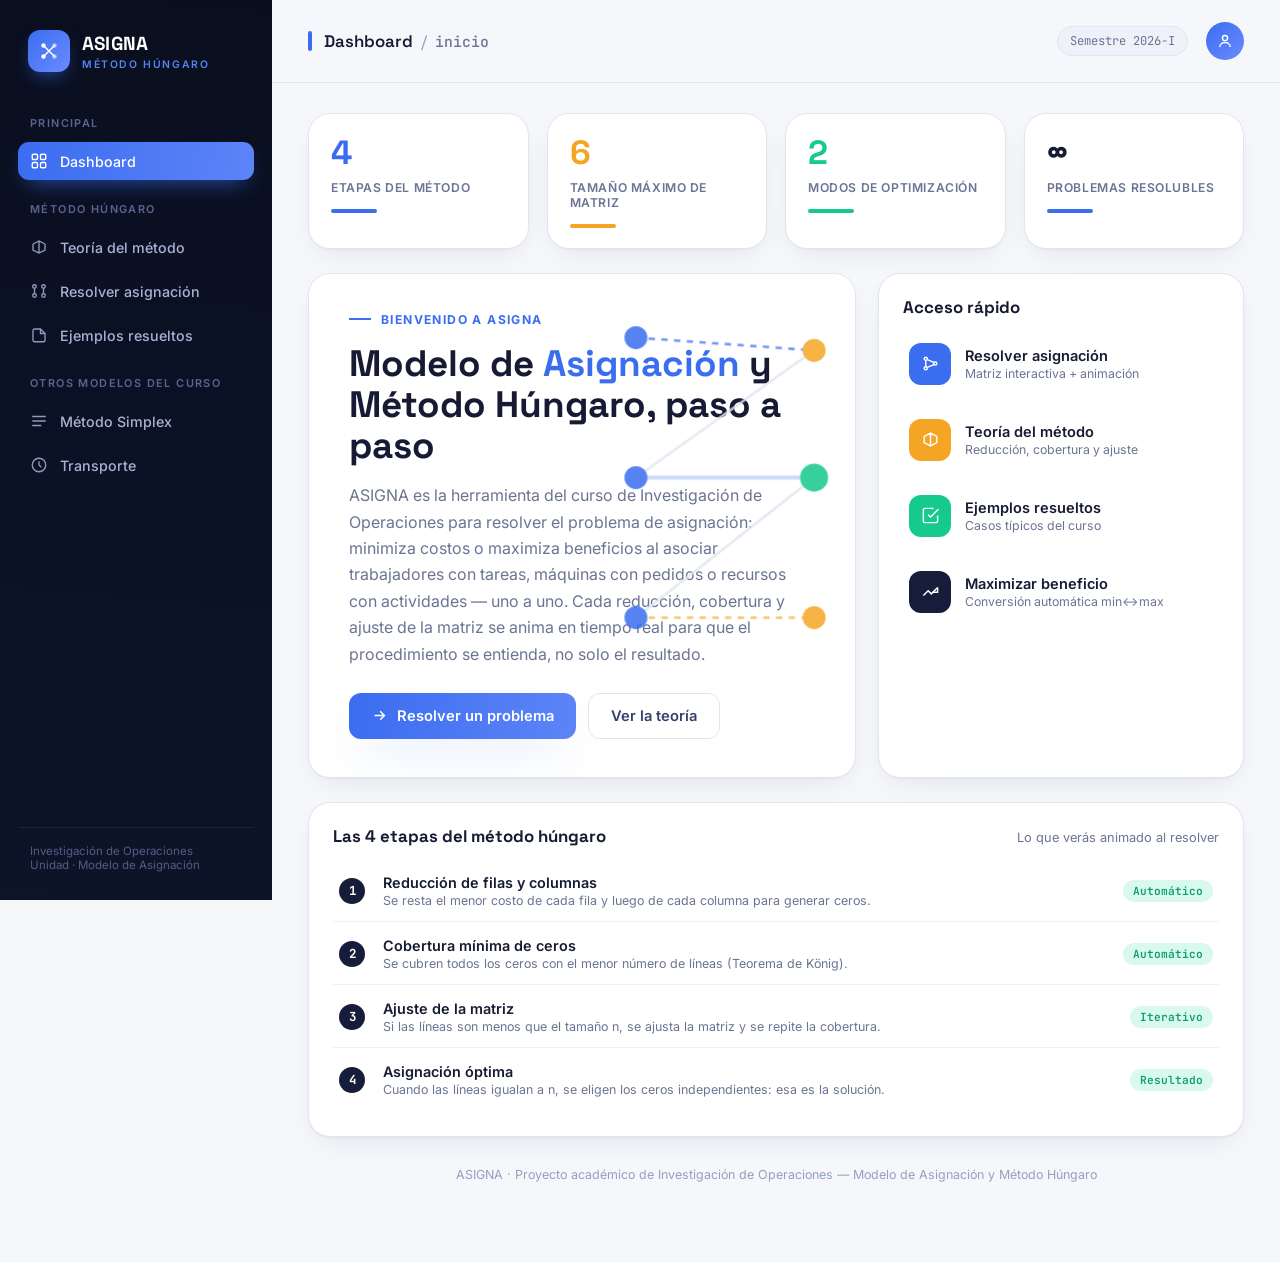
<file: index.html>
<!DOCTYPE html>
<html lang="es">
<head>
<meta charset="UTF-8">
<meta name="viewport" content="width=device-width, initial-scale=1.0">
<title>ASIGNA · Modelo de Asignación y Método Húngaro</title>
<link rel="stylesheet" href="css/style.css">
</head>
<body>
<div class="app-shell">

  <!-- ======================= SIDEBAR ======================= -->
  <aside class="sidebar">
    <div class="brand">
      <div class="brand-mark">
        <svg viewBox="0 0 24 24" fill="none" xmlns="http://www.w3.org/2000/svg">
          <circle cx="6" cy="6" r="2.4" fill="#fff"/>
          <circle cx="6" cy="18" r="2.4" fill="#fff"/>
          <circle cx="18" cy="6" r="2.4" fill="#fff" opacity=".55"/>
          <circle cx="18" cy="18" r="2.4" fill="#fff" opacity=".55"/>
          <path d="M6 6L18 18M6 18L18 6" stroke="#fff" stroke-width="1.6" stroke-linecap="round"/>
        </svg>
      </div>
      <div class="brand-text">
        <h1>ASIGNA</h1>
        <span>MÉTODO HÚNGARO</span>
      </div>
    </div>

    <div class="nav-label">Principal</div>
    <a class="nav-item active" href="index.html">
      <svg viewBox="0 0 24 24" fill="none" stroke="currentColor" stroke-width="1.8"><rect x="3" y="3" width="7" height="7" rx="1.5"/><rect x="14" y="3" width="7" height="7" rx="1.5"/><rect x="3" y="14" width="7" height="7" rx="1.5"/><rect x="14" y="14" width="7" height="7" rx="1.5"/></svg>
      Dashboard
    </a>

    <div class="nav-label">Método húngaro</div>
    <a class="nav-item" href="teoria.html">
      <svg viewBox="0 0 24 24" fill="none" stroke="currentColor" stroke-width="1.8"><path d="M12 4v16M4 8l8-4 8 4M4 8v8l8 4 8-4V8"/></svg>
      Teoría del método
    </a>
    <a class="nav-item" href="resolver.html">
      <svg viewBox="0 0 24 24" fill="none" stroke="currentColor" stroke-width="1.8"><circle cx="6" cy="6" r="2.4"/><circle cx="6" cy="18" r="2.4"/><circle cx="18" cy="6" r="2.4"/><circle cx="18" cy="18" r="2.4"/><path d="M6 8.4V15.6M18 8.4V15.6"/></svg>
      Resolver asignación
    </a>
    <a class="nav-item" href="resolver.html#ejemplos">
      <svg viewBox="0 0 24 24" fill="none" stroke="currentColor" stroke-width="1.8"><path d="M4 19V6a2 2 0 0 1 2-2h8l6 6v9a2 2 0 0 1-2 2H6a2 2 0 0 1-2-2Z"/><path d="M14 4v6h6"/></svg>
      Ejemplos resueltos
    </a>

    <div class="nav-label">Otros modelos del curso</div>
    <a class="nav-item" href="#">
      <svg viewBox="0 0 24 24" fill="none" stroke="currentColor" stroke-width="1.8"><path d="M3 6h18M3 12h18M3 18h12"/></svg>
      Método Simplex
    </a>
    <a class="nav-item" href="#">
      <svg viewBox="0 0 24 24" fill="none" stroke="currentColor" stroke-width="1.8"><circle cx="12" cy="12" r="9"/><path d="M12 7v5l3 3"/></svg>
      Transporte
    </a>

    <div class="sidebar-foot">Investigación de Operaciones<br>Unidad · Modelo de Asignación</div>
  </aside>

  <!-- ======================= MAIN ======================= -->
  <div>
    <header class="topbar">
      <div class="breadcrumb">
        <span class="breadcrumb-bar"></span>
        Dashboard <span class="sep">/</span> <span class="crumb-light">inicio</span>
      </div>
      <div class="topbar-right">
        <span class="pill">Semestre 2026‑I</span>
        <div class="avatar">
          <svg viewBox="0 0 24 24" fill="none" stroke="#fff" stroke-width="1.8"><circle cx="12" cy="8" r="3.4"/><path d="M5 20c0-3.6 3.1-6 7-6s7 2.4 7 6"/></svg>
        </div>
      </div>
    </header>

    <main class="content">

      <!-- Stats -->
      <section class="stat-grid">
        <div class="card stat-card blue">
          <div class="stat-num" data-count="4">0</div>
          <div class="stat-label">Etapas del método</div>
          <div class="stat-bar"></div>
        </div>
        <div class="card stat-card amber">
          <div class="stat-num" data-count="6">0</div>
          <div class="stat-label">Tamaño máximo de matriz</div>
          <div class="stat-bar"></div>
        </div>
        <div class="card stat-card emerald">
          <div class="stat-num" data-count="2">0</div>
          <div class="stat-label">Modos de optimización</div>
          <div class="stat-bar"></div>
        </div>
        <div class="card stat-card">
          <div class="stat-num">∞</div>
          <div class="stat-label">Problemas resolubles</div>
          <div class="stat-bar"></div>
        </div>
      </section>

      <!-- Hero + quick access -->
      <section class="hero-grid">
        <div class="card hero-card">
          <div class="hero-eyebrow"><span class="dash"></span>BIENVENIDO A ASIGNA</div>
          <h2>Modelo de <span class="accent">Asignación</span> y Método Húngaro, paso a paso</h2>
          <p>ASIGNA es la herramienta del curso de Investigación de Operaciones para resolver el problema de asignación: minimiza costos o maximiza beneficios al asociar trabajadores con tareas, máquinas con pedidos o recursos con actividades — uno a uno. Cada reducción, cobertura y ajuste de la matriz se anima en tiempo real para que el procedimiento se entienda, no solo el resultado.</p>
          <div class="hero-actions">
            <a class="btn btn-primary" href="resolver.html">
              <svg viewBox="0 0 24 24" fill="none" stroke="currentColor" stroke-width="2"><path d="M5 12h14M13 6l6 6-6 6"/></svg>
              Resolver un problema
            </a>
            <a class="btn btn-ghost" href="teoria.html">Ver la teoría</a>
          </div>

          <svg class="hero-graph" viewBox="0 0 220 320" xmlns="http://www.w3.org/2000/svg">
            <g opacity="0.9">
              <line x1="40" y1="50"  x2="180" y2="60"  stroke="#3b6df0" stroke-width="2" stroke-dasharray="5 5"><animate attributeName="opacity" values="0.2;1;0.2" dur="3s" repeatCount="indefinite"/></line>
              <line x1="40" y1="160" x2="180" y2="60"  stroke="#e1e5f0" stroke-width="2"/>
              <line x1="40" y1="160" x2="180" y2="160" stroke="#3b6df0" stroke-width="3"><animate attributeName="opacity" values="1;0.3;1" dur="2.4s" repeatCount="indefinite"/></line>
              <line x1="40" y1="270" x2="180" y2="270" stroke="#f5a524" stroke-width="2" stroke-dasharray="5 5"><animate attributeName="opacity" values="0.2;1;0.2" dur="3.4s" repeatCount="indefinite"/></line>
              <line x1="40" y1="270" x2="180" y2="160" stroke="#e1e5f0" stroke-width="2"/>
              <circle cx="40" cy="50" r="9" fill="#3b6df0"/>
              <circle cx="40" cy="160" r="9" fill="#3b6df0"/>
              <circle cx="40" cy="270" r="9" fill="#3b6df0"/>
              <circle cx="180" cy="60" r="9" fill="#f5a524"/>
              <circle cx="180" cy="160" r="9" fill="#16c98d"><animate attributeName="r" values="9;11;9" dur="2.4s" repeatCount="indefinite"/></circle>
              <circle cx="180" cy="270" r="9" fill="#f5a524"/>
            </g>
          </svg>
        </div>

        <div class="card">
          <div class="panel-head"><h3>Acceso rápido</h3></div>
          <div style="padding: 6px 14px 16px; display:flex; flex-direction:column; gap:4px;">
            <a class="quick-card" href="resolver.html">
              <div class="quick-icon" style="background:var(--blue-600)">
                <svg viewBox="0 0 24 24" fill="none" stroke="#fff" stroke-width="1.8"><circle cx="6" cy="6" r="2"/><circle cx="6" cy="18" r="2"/><circle cx="18" cy="12" r="2"/><path d="M6 8v8M8 7l9 4M8 17l9-4"/></svg>
              </div>
              <div>
                <div class="quick-title">Resolver asignación</div>
                <div class="quick-sub">Matriz interactiva + animación</div>
              </div>
            </a>
            <a class="quick-card" href="teoria.html">
              <div class="quick-icon" style="background:var(--amber-500)">
                <svg viewBox="0 0 24 24" fill="none" stroke="#fff" stroke-width="1.8"><path d="M12 4v16M4 8l8-4 8 4M4 8v8l8 4 8-4V8"/></svg>
              </div>
              <div>
                <div class="quick-title">Teoría del método</div>
                <div class="quick-sub">Reducción, cobertura y ajuste</div>
              </div>
            </a>
            <a class="quick-card" href="resolver.html#ejemplos">
              <div class="quick-icon" style="background:var(--emerald-500)">
                <svg viewBox="0 0 24 24" fill="none" stroke="#fff" stroke-width="1.8"><path d="M9 11l3 3L22 4"/><path d="M21 12v7a2 2 0 0 1-2 2H5a2 2 0 0 1-2-2V5a2 2 0 0 1 2-2h11"/></svg>
              </div>
              <div>
                <div class="quick-title">Ejemplos resueltos</div>
                <div class="quick-sub">Casos típicos del curso</div>
              </div>
            </a>
            <a class="quick-card" href="resolver.html">
              <div class="quick-icon" style="background:var(--navy-800)">
                <svg viewBox="0 0 24 24" fill="none" stroke="#fff" stroke-width="1.8"><path d="M3 17l6-6 4 4 8-8"/><path d="M21 7v6h-6"/></svg>
              </div>
              <div>
                <div class="quick-title">Maximizar beneficio</div>
                <div class="quick-sub">Conversión automática min↔max</div>
              </div>
            </a>
          </div>
        </div>
      </section>

      <!-- Steps overview -->
      <section class="card">
        <div class="panel-head">
          <h3>Las 4 etapas del método húngaro</h3>
          <span class="sub">Lo que verás animado al resolver</span>
        </div>
        <div class="steps-list">
          <div class="step-row">
            <div class="step-num">1</div>
            <div>
              <div class="step-title">Reducción de filas y columnas</div>
              <div class="step-desc">Se resta el menor costo de cada fila y luego de cada columna para generar ceros.</div>
            </div>
            <span class="step-tag">Automático</span>
          </div>
          <div class="step-row">
            <div class="step-num">2</div>
            <div>
              <div class="step-title">Cobertura mínima de ceros</div>
              <div class="step-desc">Se cubren todos los ceros con el menor número de líneas (Teorema de König).</div>
            </div>
            <span class="step-tag">Automático</span>
          </div>
          <div class="step-row">
            <div class="step-num">3</div>
            <div>
              <div class="step-title">Ajuste de la matriz</div>
              <div class="step-desc">Si las líneas son menos que el tamaño n, se ajusta la matriz y se repite la cobertura.</div>
            </div>
            <span class="step-tag">Iterativo</span>
          </div>
          <div class="step-row">
            <div class="step-num">4</div>
            <div>
              <div class="step-title">Asignación óptima</div>
              <div class="step-desc">Cuando las líneas igualan a n, se eligen los ceros independientes: esa es la solución.</div>
            </div>
            <span class="step-tag">Resultado</span>
          </div>
        </div>
      </section>

      <footer class="page-foot">ASIGNA · Proyecto académico de Investigación de Operaciones — Modelo de Asignación y Método Húngaro</footer>
    </main>
  </div>
</div>

<script src="js/app.js"></script>
</body>
</html>
</file>
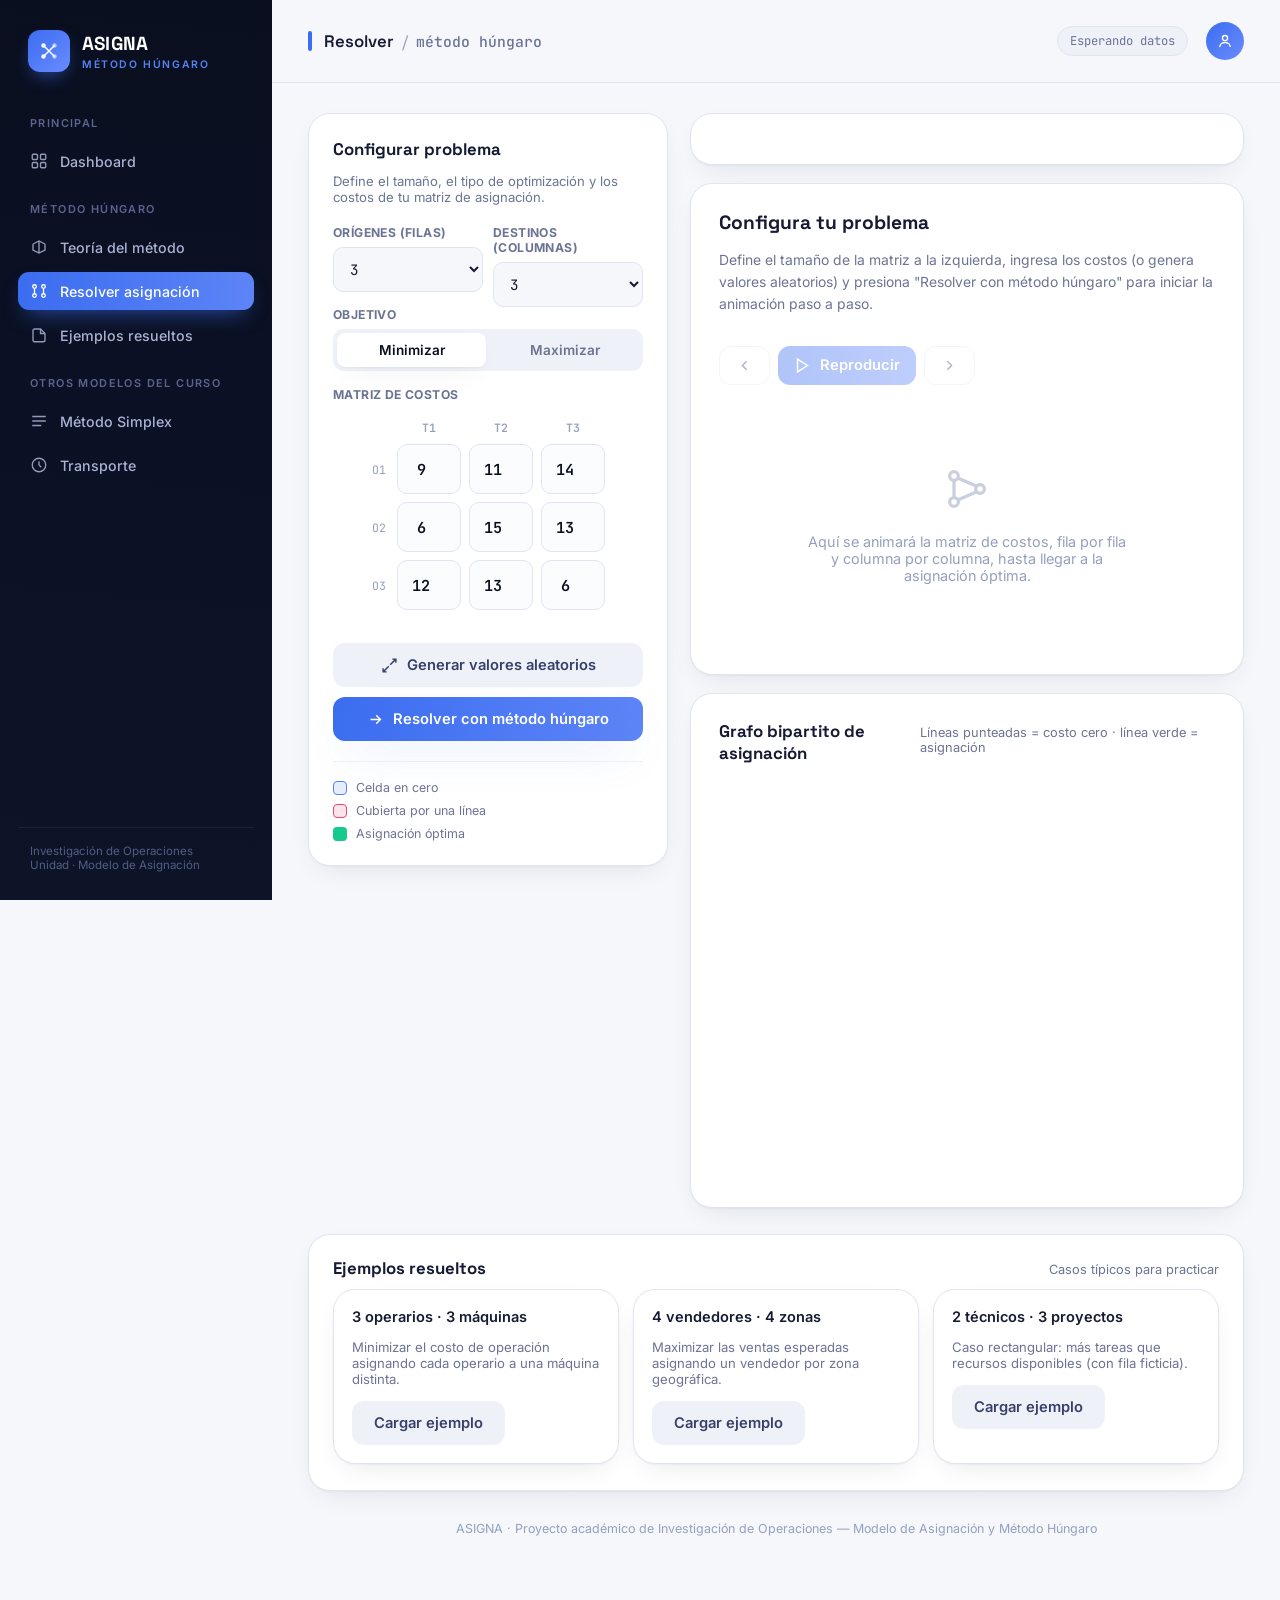
<file: resolver.html>
<!DOCTYPE html>
<html lang="es">
<head>
<meta charset="UTF-8">
<meta name="viewport" content="width=device-width, initial-scale=1.0">
<title>Resolver · ASIGNA</title>
<link rel="stylesheet" href="css/style.css">
</head>
<body>
<div class="app-shell">

  <!-- ======================= SIDEBAR ======================= -->
  <aside class="sidebar">
    <div class="brand">
      <div class="brand-mark">
        <svg viewBox="0 0 24 24" fill="none" xmlns="http://www.w3.org/2000/svg">
          <circle cx="6" cy="6" r="2.4" fill="#fff"/><circle cx="6" cy="18" r="2.4" fill="#fff"/>
          <circle cx="18" cy="6" r="2.4" fill="#fff" opacity=".55"/><circle cx="18" cy="18" r="2.4" fill="#fff" opacity=".55"/>
          <path d="M6 6L18 18M6 18L18 6" stroke="#fff" stroke-width="1.6" stroke-linecap="round"/>
        </svg>
      </div>
      <div class="brand-text"><h1>ASIGNA</h1><span>MÉTODO HÚNGARO</span></div>
    </div>

    <div class="nav-label">Principal</div>
    <a class="nav-item" href="index.html">
      <svg viewBox="0 0 24 24" fill="none" stroke="currentColor" stroke-width="1.8"><rect x="3" y="3" width="7" height="7" rx="1.5"/><rect x="14" y="3" width="7" height="7" rx="1.5"/><rect x="3" y="14" width="7" height="7" rx="1.5"/><rect x="14" y="14" width="7" height="7" rx="1.5"/></svg>
      Dashboard
    </a>

    <div class="nav-label">Método húngaro</div>
    <a class="nav-item" href="teoria.html">
      <svg viewBox="0 0 24 24" fill="none" stroke="currentColor" stroke-width="1.8"><path d="M12 4v16M4 8l8-4 8 4M4 8v8l8 4 8-4V8"/></svg>
      Teoría del método
    </a>
    <a class="nav-item active" href="resolver.html">
      <svg viewBox="0 0 24 24" fill="none" stroke="currentColor" stroke-width="1.8"><circle cx="6" cy="6" r="2.4"/><circle cx="6" cy="18" r="2.4"/><circle cx="18" cy="6" r="2.4"/><circle cx="18" cy="18" r="2.4"/><path d="M6 8.4V15.6M18 8.4V15.6"/></svg>
      Resolver asignación
    </a>
    <a class="nav-item" href="#ejemplos">
      <svg viewBox="0 0 24 24" fill="none" stroke="currentColor" stroke-width="1.8"><path d="M4 19V6a2 2 0 0 1 2-2h8l6 6v9a2 2 0 0 1-2 2H6a2 2 0 0 1-2-2Z"/><path d="M14 4v6h6"/></svg>
      Ejemplos resueltos
    </a>

    <div class="nav-label">Otros modelos del curso</div>
    <a class="nav-item" href="#"><svg viewBox="0 0 24 24" fill="none" stroke="currentColor" stroke-width="1.8"><path d="M3 6h18M3 12h18M3 18h12"/></svg>Método Simplex</a>
    <a class="nav-item" href="#"><svg viewBox="0 0 24 24" fill="none" stroke="currentColor" stroke-width="1.8"><circle cx="12" cy="12" r="9"/><path d="M12 7v5l3 3"/></svg>Transporte</a>

    <div class="sidebar-foot">Investigación de Operaciones<br>Unidad · Modelo de Asignación</div>
  </aside>

  <!-- ======================= MAIN ======================= -->
  <div>
    <header class="topbar">
      <div class="breadcrumb"><span class="breadcrumb-bar"></span>Resolver <span class="sep">/</span> <span class="crumb-light">método húngaro</span></div>
      <div class="topbar-right">
        <span class="pill" id="status-pill">Esperando datos</span>
        <div class="avatar"><svg viewBox="0 0 24 24" fill="none" stroke="#fff" stroke-width="1.8"><circle cx="12" cy="8" r="3.4"/><path d="M5 20c0-3.6 3.1-6 7-6s7 2.4 7 6"/></svg></div>
      </div>
    </header>

    <main class="content">
      <div class="solver-grid">

        <!-- ---------- CONFIG PANEL ---------- -->
        <aside class="card config-card">
          <h3>Configurar problema</h3>
          <p class="config-sub">Define el tamaño, el tipo de optimización y los costos de tu matriz de asignación.</p>

          <div class="field-row">
            <div class="field">
              <label for="rows-input">Orígenes (filas)</label>
              <select id="rows-input">
                <option value="2">2</option><option value="3" selected>3</option>
                <option value="4">4</option><option value="5">5</option><option value="6">6</option>
              </select>
            </div>
            <div class="field">
              <label for="cols-input">Destinos (columnas)</label>
              <select id="cols-input">
                <option value="2">2</option><option value="3" selected>3</option>
                <option value="4">4</option><option value="5">5</option><option value="6">6</option>
              </select>
            </div>
          </div>

          <div class="field">
            <label>Objetivo</label>
            <div class="mode-toggle">
              <button type="button" id="mode-min" class="active">Minimizar</button>
              <button type="button" id="mode-max">Maximizar</button>
            </div>
          </div>

          <div class="field">
            <label>Matriz de costos</label>
            <div class="matrix-wrap" id="matrix-input-wrap"></div>
          </div>

          <div class="config-actions">
            <button class="btn btn-soft" id="btn-random">
              <svg viewBox="0 0 24 24" fill="none" stroke="currentColor" stroke-width="2"><path d="M16 3h5v5M21 3l-8 8M8 21H3v-5M3 21l8-8"/></svg>
              Generar valores aleatorios
            </button>
            <button class="btn btn-primary" id="btn-solve">
              <svg viewBox="0 0 24 24" fill="none" stroke="currentColor" stroke-width="2"><path d="M5 12h14M13 6l6 6-6 6"/></svg>
              Resolver con método húngaro
            </button>
          </div>

          <div class="legend">
            <div class="legend-item"><span class="legend-swatch" style="background:var(--blue-100);border:1.5px solid var(--blue-500)"></span>Celda en cero</div>
            <div class="legend-item"><span class="legend-swatch" style="background:var(--rose-100);border:1.5px solid var(--rose-500)"></span>Cubierta por una línea</div>
            <div class="legend-item"><span class="legend-swatch" style="background:var(--emerald-500)"></span>Asignación óptima</div>
          </div>
        </aside>

        <!-- ---------- STAGE ---------- -->
        <section>
          <div class="card" style="padding: 18px 24px 6px; margin-bottom: 18px;">
            <div class="progress-track" id="progress-track"></div>
          </div>

          <div class="card stage-card">
            <div class="stage-head">
              <div>
                <h3 class="stage-title" id="stage-title">Configura tu problema</h3>
                <p class="stage-desc" id="stage-desc">Define el tamaño de la matriz a la izquierda, ingresa los costos (o genera valores aleatorios) y presiona "Resolver con método húngaro" para iniciar la animación paso a paso.</p>
              </div>
              <div class="stage-nav">
                <button class="btn btn-ghost" id="btn-prev" disabled>
                  <svg viewBox="0 0 24 24" fill="none" stroke="currentColor" stroke-width="2"><path d="M15 18l-6-6 6-6"/></svg>
                </button>
                <button class="btn btn-primary" id="btn-play" disabled>
                  <svg viewBox="0 0 24 24" fill="none" stroke="currentColor" stroke-width="2"><path d="M5 3l14 9-14 9V3z"/></svg>
                  Reproducir
                </button>
                <button class="btn btn-ghost" id="btn-next" disabled>
                  <svg viewBox="0 0 24 24" fill="none" stroke="currentColor" stroke-width="2"><path d="M9 18l6-6-6-6"/></svg>
                </button>
              </div>
            </div>

            <div id="stage-matrix">
              <div class="empty-state">
                <svg viewBox="0 0 24 24" fill="none" stroke="currentColor" stroke-width="1.5"><circle cx="6" cy="6" r="2"/><circle cx="6" cy="18" r="2"/><circle cx="18" cy="12" r="2"/><path d="M6 8v8M8 7l9 4M8 17l9-4"/></svg>
                <p>Aquí se animará la matriz de costos, fila por fila y columna por columna, hasta llegar a la asignación óptima.</p>
              </div>
            </div>
          </div>

          <div id="results-area" style="display:none; margin-top:18px;"></div>

          <div class="card graph-card" style="margin-top:18px;">
            <div class="panel-head" style="padding:0 0 14px"><h3>Grafo bipartito de asignación</h3><span class="sub">Líneas punteadas = costo cero · línea verde = asignación</span></div>
            <svg class="graph-svg" id="graph-svg" viewBox="0 0 320 260"></svg>
          </div>
        </section>
      </div>

      <!-- ---------- EJEMPLOS ---------- -->
      <section class="card" id="ejemplos" style="margin-top:26px; scroll-margin-top: 100px;">
        <div class="panel-head"><h3>Ejemplos resueltos</h3><span class="sub">Casos típicos para practicar</span></div>
        <div style="padding: 6px 24px 26px; display:grid; grid-template-columns:repeat(3,1fr); gap:14px;">

          <div class="card" style="padding:18px;">
            <div class="quick-title" style="margin-bottom:6px;">3 operarios · 3 máquinas</div>
            <p class="config-sub" style="margin-bottom:14px;">Minimizar el costo de operación asignando cada operario a una máquina distinta.</p>
            <button class="btn btn-soft example-btn" data-example="ops3">Cargar ejemplo</button>
          </div>

          <div class="card" style="padding:18px;">
            <div class="quick-title" style="margin-bottom:6px;">4 vendedores · 4 zonas</div>
            <p class="config-sub" style="margin-bottom:14px;">Maximizar las ventas esperadas asignando un vendedor por zona geográfica.</p>
            <button class="btn btn-soft example-btn" data-example="zonas4">Cargar ejemplo</button>
          </div>

          <div class="card" style="padding:18px;">
            <div class="quick-title" style="margin-bottom:6px;">2 técnicos · 3 proyectos</div>
            <p class="config-sub" style="margin-bottom:14px;">Caso rectangular: más tareas que recursos disponibles (con fila ficticia).</p>
            <button class="btn btn-soft example-btn" data-example="rect23">Cargar ejemplo</button>
          </div>

        </div>
      </section>

      <footer class="page-foot">ASIGNA · Proyecto académico de Investigación de Operaciones — Modelo de Asignación y Método Húngaro</footer>
    </main>
  </div>
</div>

<script src="js/app.js"></script>
<script src="js/hungarian.js"></script>
<script src="js/stepplayer.js"></script>
<script src="js/resolver.js"></script>
</body>
</html>
</file>
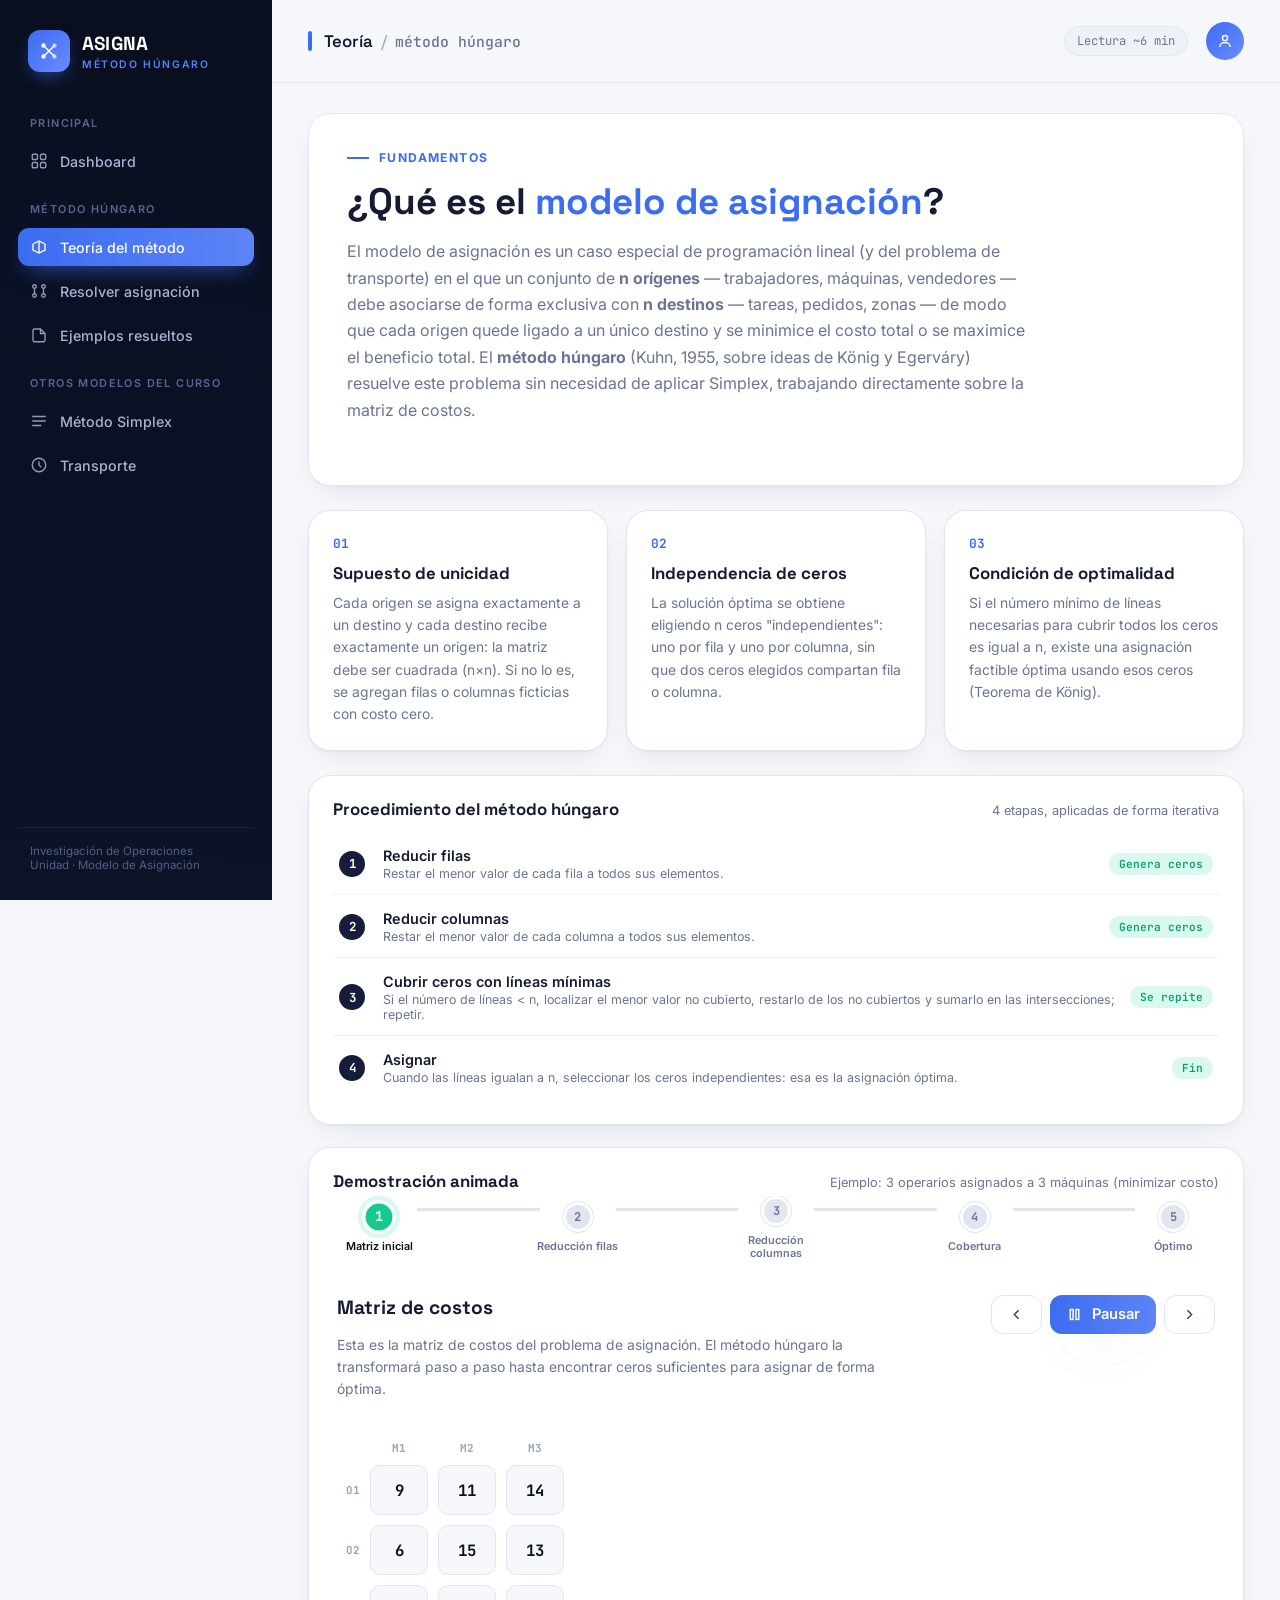
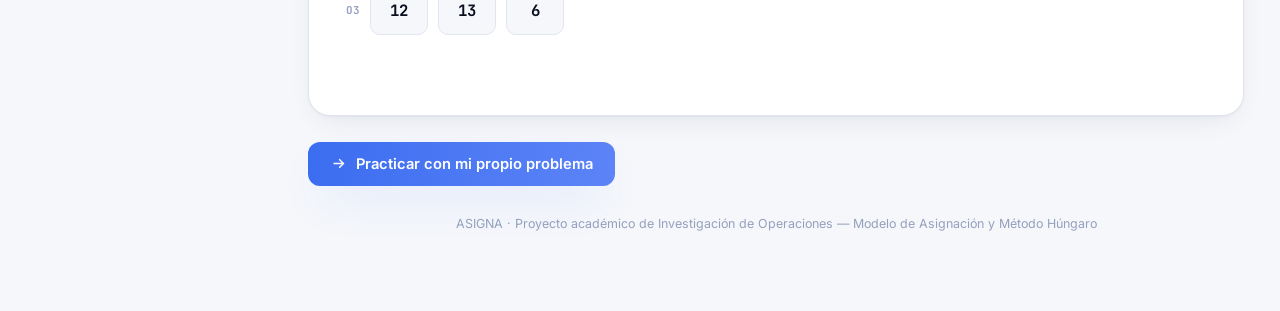
<file: teoria.html>
<!DOCTYPE html>
<html lang="es">
<head>
<meta charset="UTF-8">
<meta name="viewport" content="width=device-width, initial-scale=1.0">
<title>Teoría · ASIGNA</title>
<link rel="stylesheet" href="css/style.css">
</head>
<body>
<div class="app-shell">

  <!-- ======================= SIDEBAR ======================= -->
  <aside class="sidebar">
    <div class="brand">
      <div class="brand-mark">
        <svg viewBox="0 0 24 24" fill="none" xmlns="http://www.w3.org/2000/svg">
          <circle cx="6" cy="6" r="2.4" fill="#fff"/><circle cx="6" cy="18" r="2.4" fill="#fff"/>
          <circle cx="18" cy="6" r="2.4" fill="#fff" opacity=".55"/><circle cx="18" cy="18" r="2.4" fill="#fff" opacity=".55"/>
          <path d="M6 6L18 18M6 18L18 6" stroke="#fff" stroke-width="1.6" stroke-linecap="round"/>
        </svg>
      </div>
      <div class="brand-text"><h1>ASIGNA</h1><span>MÉTODO HÚNGARO</span></div>
    </div>

    <div class="nav-label">Principal</div>
    <a class="nav-item" href="index.html">
      <svg viewBox="0 0 24 24" fill="none" stroke="currentColor" stroke-width="1.8"><rect x="3" y="3" width="7" height="7" rx="1.5"/><rect x="14" y="3" width="7" height="7" rx="1.5"/><rect x="3" y="14" width="7" height="7" rx="1.5"/><rect x="14" y="14" width="7" height="7" rx="1.5"/></svg>
      Dashboard
    </a>

    <div class="nav-label">Método húngaro</div>
    <a class="nav-item active" href="teoria.html">
      <svg viewBox="0 0 24 24" fill="none" stroke="currentColor" stroke-width="1.8"><path d="M12 4v16M4 8l8-4 8 4M4 8v8l8 4 8-4V8"/></svg>
      Teoría del método
    </a>
    <a class="nav-item" href="resolver.html">
      <svg viewBox="0 0 24 24" fill="none" stroke="currentColor" stroke-width="1.8"><circle cx="6" cy="6" r="2.4"/><circle cx="6" cy="18" r="2.4"/><circle cx="18" cy="6" r="2.4"/><circle cx="18" cy="18" r="2.4"/><path d="M6 8.4V15.6M18 8.4V15.6"/></svg>
      Resolver asignación
    </a>
    <a class="nav-item" href="resolver.html#ejemplos">
      <svg viewBox="0 0 24 24" fill="none" stroke="currentColor" stroke-width="1.8"><path d="M4 19V6a2 2 0 0 1 2-2h8l6 6v9a2 2 0 0 1-2 2H6a2 2 0 0 1-2-2Z"/><path d="M14 4v6h6"/></svg>
      Ejemplos resueltos
    </a>

    <div class="nav-label">Otros modelos del curso</div>
    <a class="nav-item" href="#"><svg viewBox="0 0 24 24" fill="none" stroke="currentColor" stroke-width="1.8"><path d="M3 6h18M3 12h18M3 18h12"/></svg>Método Simplex</a>
    <a class="nav-item" href="#"><svg viewBox="0 0 24 24" fill="none" stroke="currentColor" stroke-width="1.8"><circle cx="12" cy="12" r="9"/><path d="M12 7v5l3 3"/></svg>Transporte</a>

    <div class="sidebar-foot">Investigación de Operaciones<br>Unidad · Modelo de Asignación</div>
  </aside>

  <!-- ======================= MAIN ======================= -->
  <div>
    <header class="topbar">
      <div class="breadcrumb"><span class="breadcrumb-bar"></span>Teoría <span class="sep">/</span> <span class="crumb-light">método húngaro</span></div>
      <div class="topbar-right">
        <span class="pill">Lectura ~6 min</span>
        <div class="avatar"><svg viewBox="0 0 24 24" fill="none" stroke="#fff" stroke-width="1.8"><circle cx="12" cy="8" r="3.4"/><path d="M5 20c0-3.6 3.1-6 7-6s7 2.4 7 6"/></svg></div>
      </div>
    </header>

    <main class="content">

      <section class="card hero-card" style="padding: 36px 38px;">
        <div class="hero-eyebrow"><span class="dash"></span>FUNDAMENTOS</div>
        <h2 style="max-width:680px">¿Qué es el <span class="accent">modelo de asignación</span>?</h2>
        <p style="max-width:680px">El modelo de asignación es un caso especial de programación lineal (y del problema de transporte) en el que un conjunto de <strong>n orígenes</strong> — trabajadores, máquinas, vendedores — debe asociarse de forma exclusiva con <strong>n destinos</strong> — tareas, pedidos, zonas — de modo que cada origen quede ligado a un único destino y se minimice el costo total o se maximice el beneficio total. El <strong>método húngaro</strong> (Kuhn, 1955, sobre ideas de König y Egerváry) resuelve este problema sin necesidad de aplicar Simplex, trabajando directamente sobre la matriz de costos.</p>
      </section>

      <section class="concept-grid">
        <div class="card concept-card">
          <div class="concept-num">01</div>
          <h4>Supuesto de unicidad</h4>
          <p>Cada origen se asigna exactamente a un destino y cada destino recibe exactamente un origen: la matriz debe ser cuadrada (n×n). Si no lo es, se agregan filas o columnas ficticias con costo cero.</p>
        </div>
        <div class="card concept-card">
          <div class="concept-num">02</div>
          <h4>Independencia de ceros</h4>
          <p>La solución óptima se obtiene eligiendo n ceros "independientes": uno por fila y uno por columna, sin que dos ceros elegidos compartan fila o columna.</p>
        </div>
        <div class="card concept-card">
          <div class="concept-num">03</div>
          <h4>Condición de optimalidad</h4>
          <p>Si el número mínimo de líneas necesarias para cubrir todos los ceros es igual a n, existe una asignación factible óptima usando esos ceros (Teorema de König).</p>
        </div>
      </section>

      <section class="card">
        <div class="panel-head"><h3>Procedimiento del método húngaro</h3><span class="sub">4 etapas, aplicadas de forma iterativa</span></div>
        <div class="steps-list">
          <div class="step-row">
            <div class="step-num">1</div>
            <div><div class="step-title">Reducir filas</div><div class="step-desc">Restar el menor valor de cada fila a todos sus elementos.</div></div>
            <span class="step-tag">Genera ceros</span>
          </div>
          <div class="step-row">
            <div class="step-num">2</div>
            <div><div class="step-title">Reducir columnas</div><div class="step-desc">Restar el menor valor de cada columna a todos sus elementos.</div></div>
            <span class="step-tag">Genera ceros</span>
          </div>
          <div class="step-row">
            <div class="step-num">3</div>
            <div><div class="step-title">Cubrir ceros con líneas mínimas</div><div class="step-desc">Si el número de líneas &lt; n, localizar el menor valor no cubierto, restarlo de los no cubiertos y sumarlo en las intersecciones; repetir.</div></div>
            <span class="step-tag">Se repite</span>
          </div>
          <div class="step-row">
            <div class="step-num">4</div>
            <div><div class="step-title">Asignar</div><div class="step-desc">Cuando las líneas igualan a n, seleccionar los ceros independientes: esa es la asignación óptima.</div></div>
            <span class="step-tag">Fin</span>
          </div>
        </div>
      </section>

      <!-- ---------------- DEMO ANIMADA ---------------- -->
      <section class="card" style="margin-top:22px;">
        <div class="panel-head">
          <h3>Demostración animada</h3>
          <span class="sub">Ejemplo: 3 operarios asignados a 3 máquinas (minimizar costo)</span>
        </div>
        <div style="padding: 0 24px 8px;">
          <div class="progress-track" id="demo-progress"></div>
        </div>
        <div class="stage-card" style="box-shadow:none;border:none;padding-top:0;">
          <div class="stage-head">
            <div>
              <h3 class="stage-title" id="demo-title">Cargando…</h3>
              <p class="stage-desc" id="demo-desc"></p>
            </div>
            <div class="stage-nav">
              <button class="btn btn-ghost" id="demo-prev"><svg viewBox="0 0 24 24" fill="none" stroke="currentColor" stroke-width="2"><path d="M15 18l-6-6 6-6"/></svg></button>
              <button class="btn btn-primary" id="demo-play"><svg viewBox="0 0 24 24" fill="none" stroke="currentColor" stroke-width="2"><rect x="6" y="5" width="4" height="14"/><rect x="14" y="5" width="4" height="14"/></svg> Pausar</button>
              <button class="btn btn-ghost" id="demo-next"><svg viewBox="0 0 24 24" fill="none" stroke="currentColor" stroke-width="2"><path d="M9 18l6-6-6-6"/></svg></button>
            </div>
          </div>
          <div id="demo-matrix"></div>
        </div>
        <div id="demo-results" style="padding: 0 24px 24px;"></div>
      </section>

      <section class="hero-actions" style="margin-top:26px;">
        <a class="btn btn-primary" href="resolver.html">
          <svg viewBox="0 0 24 24" fill="none" stroke="currentColor" stroke-width="2"><path d="M5 12h14M13 6l6 6-6 6"/></svg>
          Practicar con mi propio problema
        </a>
      </section>

      <footer class="page-foot">ASIGNA · Proyecto académico de Investigación de Operaciones — Modelo de Asignación y Método Húngaro</footer>
    </main>
  </div>
</div>

<script src="js/app.js"></script>
<script src="js/hungarian.js"></script>
<script src="js/stepplayer.js"></script>
<script>
  (function () {
    const demoMatrix = [[9, 11, 14], [6, 15, 13], [12, 13, 6]];
    const result = Hungarian.solve(demoMatrix, 'min');

    const player = new StepPlayer({
      result,
      progressEl: document.getElementById('demo-progress'),
      stageTitleEl: document.getElementById('demo-title'),
      stageDescEl: document.getElementById('demo-desc'),
      stageMatrixEl: document.getElementById('demo-matrix'),
      resultsEl: document.getElementById('demo-results'),
      rowLabel: 'O',
      colLabel: 'M'
    });

    const playBtn = document.getElementById('demo-play');
    function syncPlayBtn() {
      playBtn.innerHTML = player.playing
        ? '<svg viewBox="0 0 24 24" fill="none" stroke="currentColor" stroke-width="2"><rect x="6" y="5" width="4" height="14"/><rect x="14" y="5" width="4" height="14"/></svg> Pausar'
        : '<svg viewBox="0 0 24 24" fill="none" stroke="currentColor" stroke-width="2"><path d="M5 3l14 9-14 9V3z"/></svg> Reproducir';
    }
    document.getElementById('demo-prev').addEventListener('click', () => { player.pause(); player.prev(); syncPlayBtn(); });
    document.getElementById('demo-next').addEventListener('click', () => { player.pause(); player.next(); syncPlayBtn(); });
    playBtn.addEventListener('click', () => { player.toggle(); syncPlayBtn(); });

    // Autoplay al cargar la página
    setTimeout(() => { player.play(); syncPlayBtn(); }, 700);
  })();
</script>
</body>
</html>
</file>
<file: css/style.css>
/* ============================================================
   ASIGNA · Sistema visual para el Método Húngaro
   Paleta:
     --navy-950 #0a0f1f   fondo de la barra lateral
     --navy-800 #161d3a   hover / paneles oscuros
     --blue-600 #3b6df0   acento "trabajadores" / acción primaria
     --amber-500 #f5a524  acento "tareas" / advertencia
     --emerald-500 #16c98d acento éxito / óptimo
     --slate-50  #f5f7fb   fondo general
   Tipografía:
     Display → 'Space Grotesk'   (títulos, números grandes)
     Texto   → 'Inter'           (UI, párrafos)
     Datos   → 'JetBrains Mono'  (matrices, costos, pasos)
   ============================================================ */

@import url('https://fonts.googleapis.com/css2?family=Space+Grotesk:wght@500;600;700&family=Inter:wght@400;500;600;700&family=JetBrains+Mono:wght@400;500;600;700&display=swap');

:root {
  --navy-950: #0a0f1f;
  --navy-900: #0d1428;
  --navy-800: #161d3a;
  --navy-700: #222a4d;

  --blue-600: #3b6df0;
  --blue-500: #5783f7;
  --blue-100: #e6edff;

  --amber-500: #f5a524;
  --amber-100: #fff3dc;

  --emerald-500: #16c98d;
  --emerald-100: #d9f9ee;

  --rose-500: #f0476b;
  --rose-100: #fde4ea;

  --slate-50: #f5f7fb;
  --slate-100: #eef1f8;
  --slate-200: #e1e5f0;
  --slate-400: #94a0bd;
  --slate-500: #6b7494;
  --slate-700: #38406a;
  --slate-900: #161b33;

  --font-display: 'Space Grotesk', sans-serif;
  --font-body: 'Inter', sans-serif;
  --font-mono: 'JetBrains Mono', monospace;

  --radius-sm: 10px;
  --radius-md: 16px;
  --radius-lg: 22px;

  --shadow-soft: 0 1px 2px rgba(15, 23, 42, .04), 0 10px 30px -12px rgba(15, 23, 42, .12);
  --shadow-pop: 0 20px 45px -18px rgba(59, 109, 240, .35);

  --sidebar-w: 272px;
}

* { box-sizing: border-box; }

html { scroll-behavior: smooth; }

body {
  margin: 0;
  font-family: var(--font-body);
  background: var(--slate-50);
  color: var(--slate-900);
  -webkit-font-smoothing: antialiased;
}

a { color: inherit; text-decoration: none; }
button { font-family: inherit; cursor: pointer; }
input, select { font-family: inherit; }

::selection { background: var(--blue-100); color: var(--navy-950); }

/* ---------------- Reduced motion ---------------- */
@media (prefers-reduced-motion: reduce) {
  *, *::before, *::after {
    animation-duration: .001ms !important;
    animation-iteration-count: 1 !important;
    transition-duration: .001ms !important;
    scroll-behavior: auto !important;
  }
}

/* ============================================================
   SHELL: sidebar + topbar + contenido
   ============================================================ */
.app-shell {
  display: grid;
  grid-template-columns: var(--sidebar-w) 1fr;
  min-height: 100vh;
}

/* ---------------- Sidebar ---------------- */
.sidebar {
  background: linear-gradient(185deg, var(--navy-950), #0b1226 60%, var(--navy-900));
  color: #cfd6ee;
  padding: 26px 18px 24px;
  position: sticky;
  top: 0;
  height: 100vh;
  overflow-y: auto;
  display: flex;
  flex-direction: column;
  gap: 6px;
}

.brand {
  display: flex;
  align-items: center;
  gap: 12px;
  padding: 4px 10px 22px;
}

.brand-mark {
  width: 42px;
  height: 42px;
  border-radius: 12px;
  background: linear-gradient(135deg, var(--blue-600), #6a8bff);
  display: grid;
  place-items: center;
  flex-shrink: 0;
  box-shadow: 0 8px 18px -6px rgba(59, 109, 240, .65);
}

.brand-mark svg { width: 22px; height: 22px; }

.brand-text h1 {
  font-family: var(--font-display);
  font-size: 1.18rem;
  margin: 0;
  letter-spacing: .2px;
  color: #fff;
}

.brand-text span {
  display: block;
  font-size: .65rem;
  letter-spacing: 1.6px;
  color: var(--blue-500);
  font-weight: 600;
  margin-top: 2px;
}

.nav-label {
  font-size: .68rem;
  letter-spacing: 1.4px;
  text-transform: uppercase;
  color: #5b6490;
  font-weight: 600;
  padding: 16px 12px 6px;
}

.nav-item {
  display: flex;
  align-items: center;
  gap: 12px;
  padding: 10px 12px;
  border-radius: 11px;
  font-size: .89rem;
  font-weight: 500;
  color: #aab2d4;
  transition: background .18s ease, color .18s ease, transform .18s ease;
}

.nav-item svg { width: 18px; height: 18px; flex-shrink: 0; opacity: .85; }

.nav-item:hover {
  background: rgba(255,255,255,.06);
  color: #fff;
  transform: translateX(2px);
}

.nav-item.active {
  background: linear-gradient(95deg, var(--blue-600), #5d84f7);
  color: #fff;
  box-shadow: 0 10px 22px -10px rgba(59, 109, 240, .8);
}

.nav-item.active svg { opacity: 1; }

.sidebar-foot {
  margin-top: auto;
  padding: 14px 12px 4px;
  font-size: .72rem;
  color: #525c84;
  border-top: 1px solid rgba(255,255,255,.06);
  padding-top: 16px;
}

/* ---------------- Topbar ---------------- */
.topbar {
  display: flex;
  align-items: center;
  justify-content: space-between;
  padding: 22px 36px;
  background: rgba(245,247,251,.85);
  backdrop-filter: blur(6px);
  position: sticky;
  top: 0;
  z-index: 5;
  border-bottom: 1px solid var(--slate-200);
}

.breadcrumb {
  font-family: var(--font-display);
  font-size: 1.05rem;
  font-weight: 600;
  display: flex;
  align-items: center;
  gap: 8px;
}

.breadcrumb .sep { color: var(--slate-400); font-weight: 400; }
.breadcrumb .crumb-light { color: var(--slate-500); font-weight: 500; font-family: var(--font-mono); font-size: .92rem; }
.breadcrumb-bar { width: 4px; height: 20px; border-radius: 4px; background: var(--blue-600); margin-right: 4px; }

.topbar-right { display: flex; align-items: center; gap: 18px; }

.pill {
  font-family: var(--font-mono);
  font-size: .76rem;
  color: var(--slate-500);
  background: var(--slate-100);
  padding: 6px 12px;
  border-radius: 999px;
  border: 1px solid var(--slate-200);
}

.avatar {
  width: 38px;
  height: 38px;
  border-radius: 50%;
  background: linear-gradient(135deg, var(--blue-600), #6a8bff);
  display: grid;
  place-items: center;
  color: #fff;
}
.avatar svg { width: 18px; height: 18px; }

main.content { padding: 30px 36px 70px; max-width: 1320px; }

/* ============================================================
   COMPONENTES GENERALES
   ============================================================ */
.card {
  background: #fff;
  border-radius: var(--radius-lg);
  border: 1px solid var(--slate-200);
  box-shadow: var(--shadow-soft);
}

.stat-grid {
  display: grid;
  grid-template-columns: repeat(4, 1fr);
  gap: 18px;
  margin-bottom: 24px;
}

.stat-card {
  padding: 22px 22px 20px;
  opacity: 0;
  animation: rise .55s ease forwards;
}
.stat-card:nth-child(1){animation-delay:.05s}
.stat-card:nth-child(2){animation-delay:.12s}
.stat-card:nth-child(3){animation-delay:.19s}
.stat-card:nth-child(4){animation-delay:.26s}

.stat-num {
  font-family: var(--font-display);
  font-size: 2.1rem;
  font-weight: 700;
  line-height: 1;
}
.stat-card .stat-label {
  font-size: .76rem;
  letter-spacing: .6px;
  text-transform: uppercase;
  color: var(--slate-500);
  font-weight: 600;
  margin-top: 10px;
}
.stat-bar {
  height: 4px;
  border-radius: 4px;
  margin-top: 14px;
  width: 46px;
  background: var(--blue-600);
}
.stat-card.amber .stat-num{color:var(--amber-500)}
.stat-card.amber .stat-bar{background:var(--amber-500)}
.stat-card.emerald .stat-num{color:var(--emerald-500)}
.stat-card.emerald .stat-bar{background:var(--emerald-500)}
.stat-card.blue .stat-num{color:var(--blue-600)}
.stat-card.blue .stat-bar{background:var(--blue-600)}

@keyframes rise {
  from { opacity:0; transform: translateY(14px); }
  to { opacity:1; transform: translateY(0); }
}

.btn {
  display: inline-flex;
  align-items: center;
  gap: 9px;
  padding: 13px 22px;
  border-radius: 12px;
  font-weight: 600;
  font-size: .92rem;
  border: none;
  transition: transform .15s ease, box-shadow .15s ease, background .15s ease;
}
.btn svg { width: 17px; height: 17px; }
.btn:active { transform: scale(.97); }

.btn-primary {
  background: linear-gradient(95deg, var(--blue-600), #5d84f7);
  color: #fff;
  box-shadow: var(--shadow-pop);
}
.btn-primary:hover { transform: translateY(-2px); box-shadow: 0 22px 40px -16px rgba(59,109,240,.5); }

.btn-ghost {
  background: #fff;
  color: var(--slate-700);
  border: 1px solid var(--slate-200);
}
.btn-ghost:hover { border-color: var(--blue-500); color: var(--blue-600); transform: translateY(-2px); }

.btn-soft {
  background: var(--slate-100);
  color: var(--slate-700);
}
.btn-soft:hover { background: var(--slate-200); }

.btn:disabled { opacity: .4; cursor: not-allowed; transform: none !important; box-shadow: none !important; }

/* ============================================================
   HERO (Dashboard / Home)
   ============================================================ */
.hero-grid {
  display: grid;
  grid-template-columns: 1.5fr 1fr;
  gap: 22px;
  margin-bottom: 24px;
}

.hero-card {
  padding: 38px 40px;
  position: relative;
  overflow: hidden;
}

.hero-eyebrow {
  display: flex;
  align-items: center;
  gap: 10px;
  font-size: .76rem;
  font-weight: 700;
  letter-spacing: 1.4px;
  text-transform: uppercase;
  color: var(--blue-600);
  margin-bottom: 16px;
}
.hero-eyebrow .dash { width: 22px; height: 2px; background: var(--blue-600); display: inline-block; }

.hero-card h2 {
  font-family: var(--font-display);
  font-size: 2.3rem;
  line-height: 1.12;
  margin: 0 0 16px;
  max-width: 540px;
}
.hero-card h2 .accent { color: var(--blue-600); }

.hero-card p {
  color: var(--slate-500);
  max-width: 540px;
  line-height: 1.65;
  margin-bottom: 26px;
}

.hero-actions { display: flex; gap: 12px; flex-wrap: wrap; }

/* Mini bipartite graph decoration inside hero */
.hero-graph {
  position: absolute;
  right: -10px;
  top: 0;
  bottom: 0;
  width: 280px;
  opacity: .95;
  pointer-events: none;
}

.quick-card {
  display: flex;
  align-items: center;
  gap: 14px;
  padding: 15px 16px;
  border-radius: var(--radius-md);
  transition: background .15s ease, transform .15s ease;
}
.quick-card:hover { background: var(--slate-100); transform: translateX(3px); }
.quick-icon {
  width: 42px; height: 42px; border-radius: 12px;
  display: grid; place-items: center; flex-shrink: 0; color: #fff;
}
.quick-icon svg { width: 19px; height: 19px; }
.quick-title { font-weight: 600; font-size: .91rem; }
.quick-sub { font-size: .77rem; color: var(--slate-500); margin-top: 1px; }

.panel-head {
  display: flex;
  align-items: baseline;
  justify-content: space-between;
  padding: 22px 24px 4px;
}
.panel-head h3 { font-family: var(--font-display); font-size: 1.05rem; margin: 0; }
.panel-head .sub { font-size: .8rem; color: var(--slate-500); }

.steps-list { padding: 10px 24px 26px; display: flex; flex-direction: column; gap: 2px; }
.step-row {
  display: grid;
  grid-template-columns: 30px 1fr auto;
  align-items: center;
  gap: 14px;
  padding: 13px 6px;
  border-bottom: 1px solid var(--slate-100);
}
.step-row:last-child { border-bottom: none; }
.step-num {
  font-family: var(--font-mono);
  font-size: .78rem;
  font-weight: 700;
  color: #fff;
  background: var(--navy-800);
  width: 26px; height: 26px; border-radius: 50%;
  display: grid; place-items: center;
}
.step-title { font-weight: 600; font-size: .9rem; }
.step-desc { font-size: .78rem; color: var(--slate-500); margin-top: 2px; }
.step-tag {
  font-family: var(--font-mono);
  font-size: .7rem;
  padding: 4px 10px;
  border-radius: 999px;
  background: var(--emerald-100);
  color: #0c9e6e;
  font-weight: 600;
  white-space: nowrap;
}

/* Theory concept cards */
.concept-grid {
  display: grid;
  grid-template-columns: repeat(3, 1fr);
  gap: 18px;
  margin: 24px 0;
}
.concept-card { padding: 24px; }
.concept-num {
  font-family: var(--font-mono);
  font-size: .8rem;
  color: var(--blue-600);
  font-weight: 700;
  margin-bottom: 10px;
}
.concept-card h4 { font-family: var(--font-display); margin: 0 0 8px; font-size: 1.05rem; }
.concept-card p { color: var(--slate-500); font-size: .87rem; line-height: 1.6; margin: 0; }

/* ============================================================
   RESOLVER (matrices, animación, pasos)
   ============================================================ */
.solver-grid {
  display: grid;
  grid-template-columns: 360px 1fr;
  gap: 22px;
  align-items: start;
}

.config-card { padding: 24px; position: sticky; top: 100px; }
.config-card h3 { font-family: var(--font-display); margin: 0 0 4px; font-size: 1.05rem; }
.config-sub { color: var(--slate-500); font-size: .82rem; margin-bottom: 20px; }

.field { margin-bottom: 16px; }
.field label {
  display: block;
  font-size: .76rem;
  font-weight: 700;
  letter-spacing: .4px;
  text-transform: uppercase;
  color: var(--slate-500);
  margin-bottom: 7px;
}
.field-row { display: flex; gap: 10px; }
.field-row .field { flex: 1; margin-bottom: 0; }

select, .num-input {
  width: 100%;
  padding: 11px 12px;
  border-radius: 10px;
  border: 1px solid var(--slate-200);
  background: var(--slate-50);
  font-size: .9rem;
  color: var(--slate-900);
  font-family: var(--font-mono);
}
select:focus, .num-input:focus { outline: 2px solid var(--blue-500); outline-offset: 1px; }

.mode-toggle { display: flex; background: var(--slate-100); border-radius: 11px; padding: 4px; gap: 4px; }
.mode-toggle button {
  flex: 1; border: none; background: transparent; padding: 9px 0;
  border-radius: 8px; font-size: .85rem; font-weight: 600; color: var(--slate-500);
  transition: all .15s ease;
}
.mode-toggle button.active { background: #fff; color: var(--navy-950); box-shadow: var(--shadow-soft); }

.config-actions { display: flex; flex-direction: column; gap: 10px; margin-top: 22px; }
.config-actions .btn { justify-content: center; width: 100%; }

.legend { display: flex; flex-direction: column; gap: 8px; margin-top: 20px; padding-top: 18px; border-top: 1px solid var(--slate-100); }
.legend-item { display: flex; align-items: center; gap: 9px; font-size: .78rem; color: var(--slate-500); }
.legend-swatch { width: 14px; height: 14px; border-radius: 4px; flex-shrink: 0; }

/* Matrix editor */
.matrix-wrap { overflow-x: auto; padding: 4px 2px; }
.matrix-table { border-collapse: separate; border-spacing: 6px; margin: 0 auto; }
.matrix-table th {
  font-family: var(--font-mono);
  font-size: .72rem;
  color: var(--slate-400);
  font-weight: 600;
  padding-bottom: 2px;
}
.matrix-table td.row-label {
  font-family: var(--font-mono);
  font-size: .72rem;
  color: var(--slate-400);
  text-align: right;
  padding-right: 4px;
  white-space: nowrap;
}
.cell-input {
  width: 64px; height: 50px;
  text-align: center;
  border-radius: 10px;
  border: 1.5px solid var(--slate-200);
  font-family: var(--font-mono);
  font-size: .95rem;
  font-weight: 600;
  color: var(--navy-950);
  background: #fbfcfe;
  transition: border-color .15s ease, background .15s ease;
}
.cell-input:focus { outline: none; border-color: var(--blue-500); background: #fff; }

/* Solver progress stepper */
.progress-track {
  display: flex;
  align-items: center;
  gap: 0;
  margin-bottom: 22px;
  overflow-x: auto;
  padding-bottom: 4px;
}
.progress-node {
  display: flex; flex-direction: column; align-items: center; gap: 8px;
  min-width: 92px; position: relative;
}
.progress-dot {
  width: 30px; height: 30px; border-radius: 50%;
  background: var(--slate-200); color: var(--slate-500);
  display: grid; place-items: center;
  font-family: var(--font-mono); font-size: .75rem; font-weight: 700;
  border: 3px solid #fff;
  box-shadow: 0 0 0 1px var(--slate-200);
  transition: all .25s ease;
  z-index: 1;
}
.progress-node.done .progress-dot { background: var(--blue-600); color: #fff; box-shadow: 0 0 0 1px var(--blue-600); }
.progress-node.current .progress-dot { background: var(--emerald-500); color: #fff; box-shadow: 0 0 0 4px var(--emerald-100); transform: scale(1.12); }
.progress-label { font-size: .68rem; text-align: center; color: var(--slate-500); font-weight: 600; max-width: 90px; line-height: 1.25; }
.progress-node.current .progress-label { color: var(--navy-950); }
.progress-line { flex: 1; height: 3px; background: var(--slate-200); margin: 0 -8px; position: relative; top: -19px; min-width: 24px; }
.progress-node.done + .progress-line, .progress-line.done { background: var(--blue-600); }

/* Animated matrix display (read-only, the "stage") */
.stage-card { padding: 26px 28px 30px; min-height: 420px; }
.stage-head { display: flex; justify-content: space-between; align-items: flex-start; gap: 16px; margin-bottom: 18px; flex-wrap: wrap; }
.stage-title { font-family: var(--font-display); font-size: 1.2rem; margin: 0 0 6px; }
.stage-desc { color: var(--slate-500); font-size: .87rem; max-width: 560px; line-height: 1.6; }
.stage-nav { display: flex; gap: 8px; flex-shrink: 0; }
.stage-nav .btn { padding: 10px 16px; }

.matrix-stage { display: flex; gap: 30px; align-items: flex-start; flex-wrap: wrap; justify-content: center; }

.stage-matrix { position: relative; }
.stage-matrix table { border-collapse: separate; border-spacing: 8px; }
.stage-matrix .axis-label {
  font-family: var(--font-mono); font-size: .68rem; color: var(--slate-400); font-weight: 700; text-align: center;
}
.cell {
  width: 58px; height: 50px;
  display: grid; place-items: center;
  border-radius: 10px;
  font-family: var(--font-mono);
  font-weight: 700; font-size: .98rem;
  background: var(--slate-50);
  border: 1.5px solid var(--slate-200);
  color: var(--navy-950);
  position: relative;
  transition: background .35s ease, border-color .35s ease, transform .25s ease, color .35s ease;
  animation: pop .35s ease;
}
@keyframes pop { from { transform: scale(.85); opacity:.3 } to { transform: scale(1); opacity:1 } }

.cell.is-zero { background: var(--blue-100); border-color: var(--blue-500); color: var(--blue-600); }
.cell.is-covered { background: var(--rose-100); border-color: var(--rose-500); color: #b3204a; }
.cell.is-assigned {
  background: var(--emerald-500); border-color: var(--emerald-500); color: #fff;
  box-shadow: 0 8px 18px -6px rgba(22,201,141,.6);
  animation: assignPop .5s ease;
}
.cell.is-changed { animation: flash .7s ease; }
@keyframes assignPop {
  0% { transform: scale(.6) rotate(-8deg); }
  60% { transform: scale(1.15) rotate(3deg); }
  100% { transform: scale(1) rotate(0); }
}
@keyframes flash {
  0% { box-shadow: 0 0 0 0 rgba(245,165,36,.7); }
  50% { box-shadow: 0 0 0 6px rgba(245,165,36,0); }
}

.line-h, .line-v { position: absolute; background: rgba(240,71,107,.85); border-radius: 4px; z-index: 2; pointer-events: none; animation: drawLine .4s ease; }
.line-h { height: 4px; left: -6px; right: -6px; top: 50%; transform: translateY(-50%) scaleX(0); transform-origin: left; animation: drawX .4s ease forwards; }
.line-v { width: 4px; top: -6px; bottom: -6px; left: 50%; transform: translateX(-50%) scaleY(0); transform-origin: top; animation: drawY .4s ease forwards; }
@keyframes drawX { to { transform: translateY(-50%) scaleX(1); } }
@keyframes drawY { to { transform: translateX(-50%) scaleY(1); } }

/* Bipartite graph */
.graph-card { padding: 26px 28px; }
.graph-svg { width: 100%; height: auto; display: block; }
.node-circle { transition: fill .3s ease, stroke .3s ease; }
.node-label { font-family: var(--font-mono); font-size: 12px; fill: var(--navy-950); font-weight: 600; }
.edge-line { stroke: var(--slate-200); stroke-width: 2; transition: stroke .3s ease, stroke-width .3s ease, opacity .3s ease; }
.edge-line.is-zero-edge { stroke: var(--blue-400, #7da0ff); stroke-width: 2; stroke-dasharray: 4 4; opacity: .8; }
.edge-line.is-match { stroke: var(--emerald-500); stroke-width: 4; stroke-dasharray: none; opacity: 1; animation: edgeGlow 1.1s ease infinite alternate; }
@keyframes edgeGlow { from { opacity: .75; } to { opacity: 1; } }

/* Results */
.results-banner {
  display: flex; align-items: center; justify-content: space-between;
  padding: 22px 28px; border-radius: var(--radius-lg);
  background: linear-gradient(95deg, var(--emerald-500), #14b285);
  color: #fff; margin-bottom: 18px; flex-wrap: wrap; gap: 16px;
  opacity: 0; transform: translateY(8px);
}
.results-banner.show { animation: rise .5s ease forwards; }
.results-banner .big { font-family: var(--font-display); font-size: 1.8rem; font-weight: 700; }
.results-banner .label { font-size: .78rem; opacity: .9; letter-spacing: .3px; }

.assign-table { width: 100%; border-collapse: collapse; font-family: var(--font-mono); font-size: .87rem; }
.assign-table th { text-align: left; padding: 10px 14px; color: var(--slate-500); font-size: .72rem; text-transform: uppercase; letter-spacing: .5px; border-bottom: 2px solid var(--slate-100); }
.assign-table td { padding: 12px 14px; border-bottom: 1px solid var(--slate-100); }
.assign-table tr:last-child td { border-bottom: none; }
.assign-dot { display:inline-block; width:9px; height:9px; border-radius:50%; background:var(--emerald-500); margin-right:8px; }

/* Empty / placeholder state */
.empty-state { text-align: center; padding: 60px 20px; color: var(--slate-400); }
.empty-state svg { width: 52px; height: 52px; margin-bottom: 14px; opacity: .5; }
.empty-state p { font-size: .9rem; max-width: 320px; margin: 0 auto; }

/* Toast */
.toast {
  position: fixed; bottom: 26px; right: 26px; background: var(--navy-950); color: #fff;
  padding: 14px 20px; border-radius: 12px; font-size: .85rem; box-shadow: var(--shadow-soft);
  display: flex; align-items: center; gap: 10px; transform: translateY(20px); opacity: 0; transition: all .3s ease; z-index: 50;
}
.toast.show { transform: translateY(0); opacity: 1; }

footer.page-foot { text-align: center; color: var(--slate-400); font-size: .78rem; padding: 30px 0 10px; }

/* Responsive */
@media (max-width: 1180px) {
  .solver-grid { grid-template-columns: 1fr; }
  .config-card { position: static; }
  .hero-grid { grid-template-columns: 1fr; }
  .concept-grid { grid-template-columns: 1fr 1fr; }
}
@media (max-width: 880px) {
  .app-shell { grid-template-columns: 1fr; }
  .sidebar { position: relative; height: auto; }
  .stat-grid { grid-template-columns: 1fr 1fr; }
  .concept-grid { grid-template-columns: 1fr; }
  main.content { padding: 22px 16px 60px; }
  .topbar { padding: 18px; }
}
</file>
